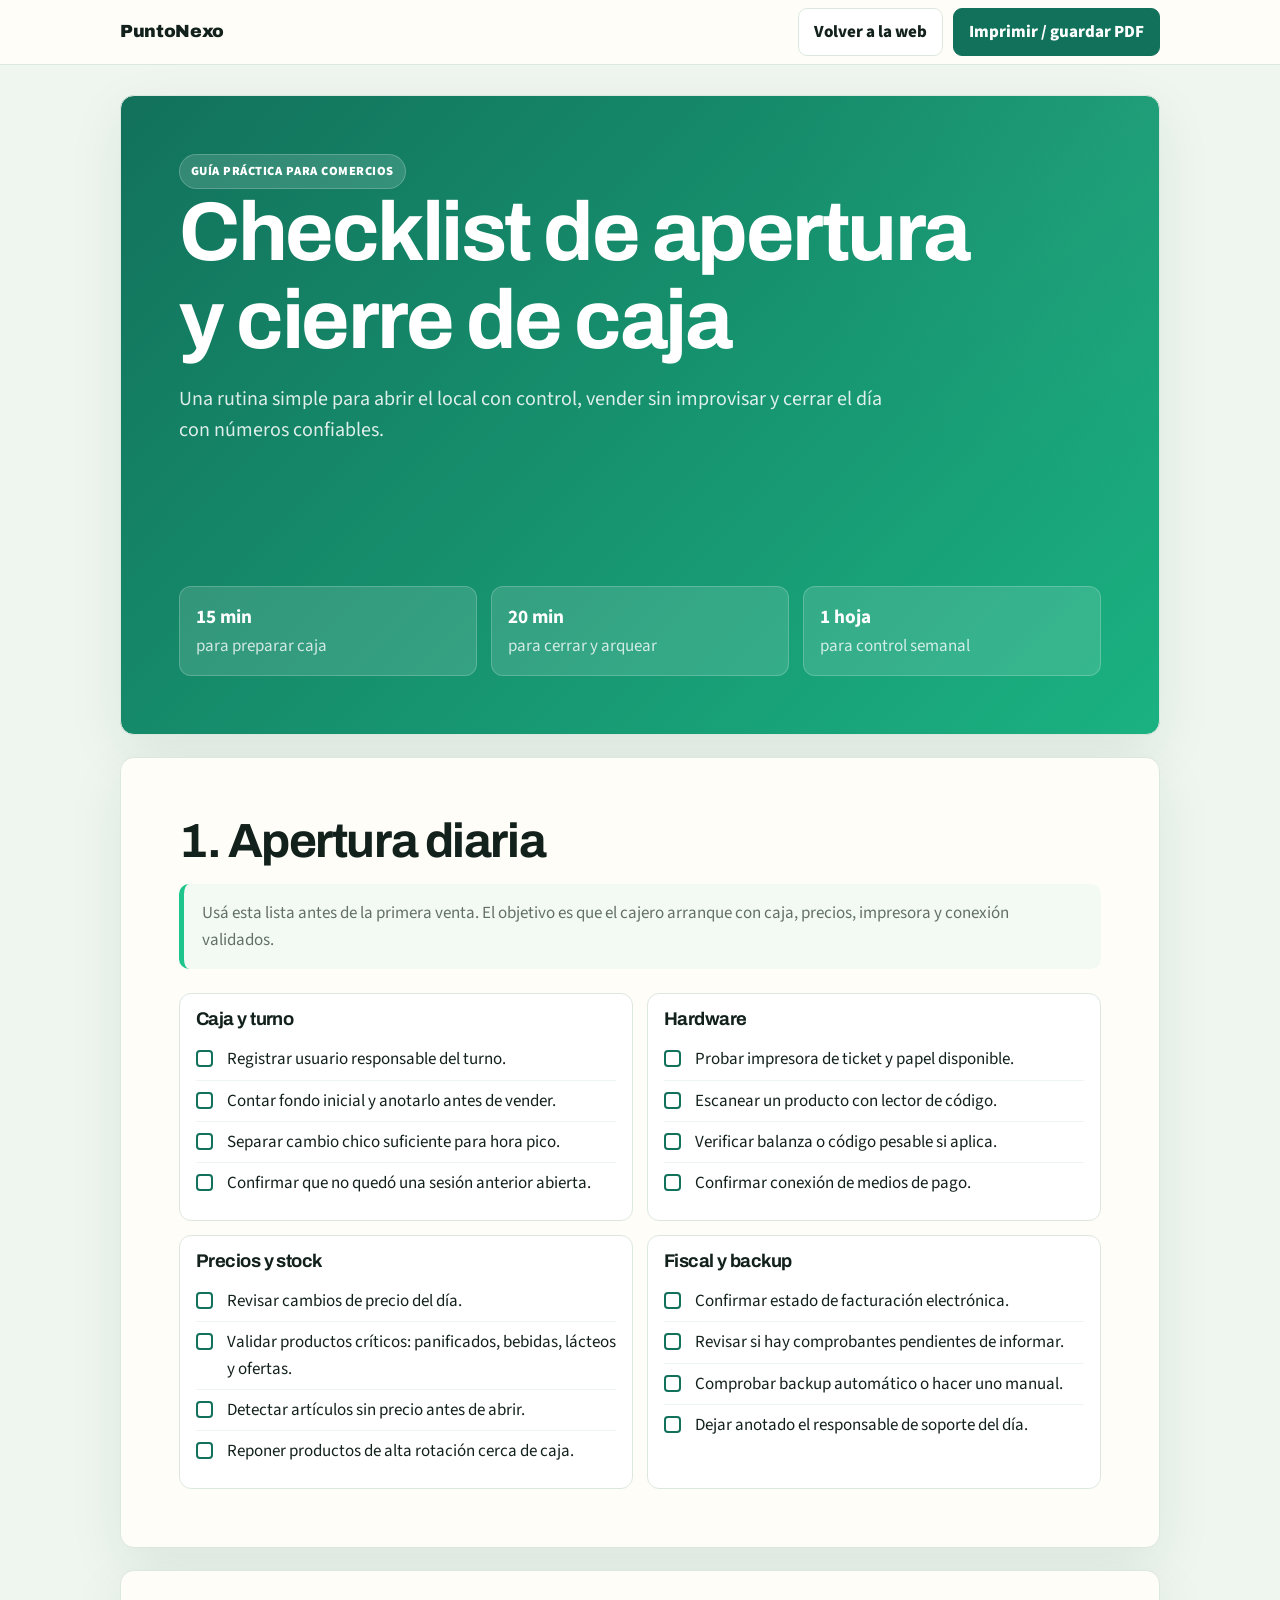
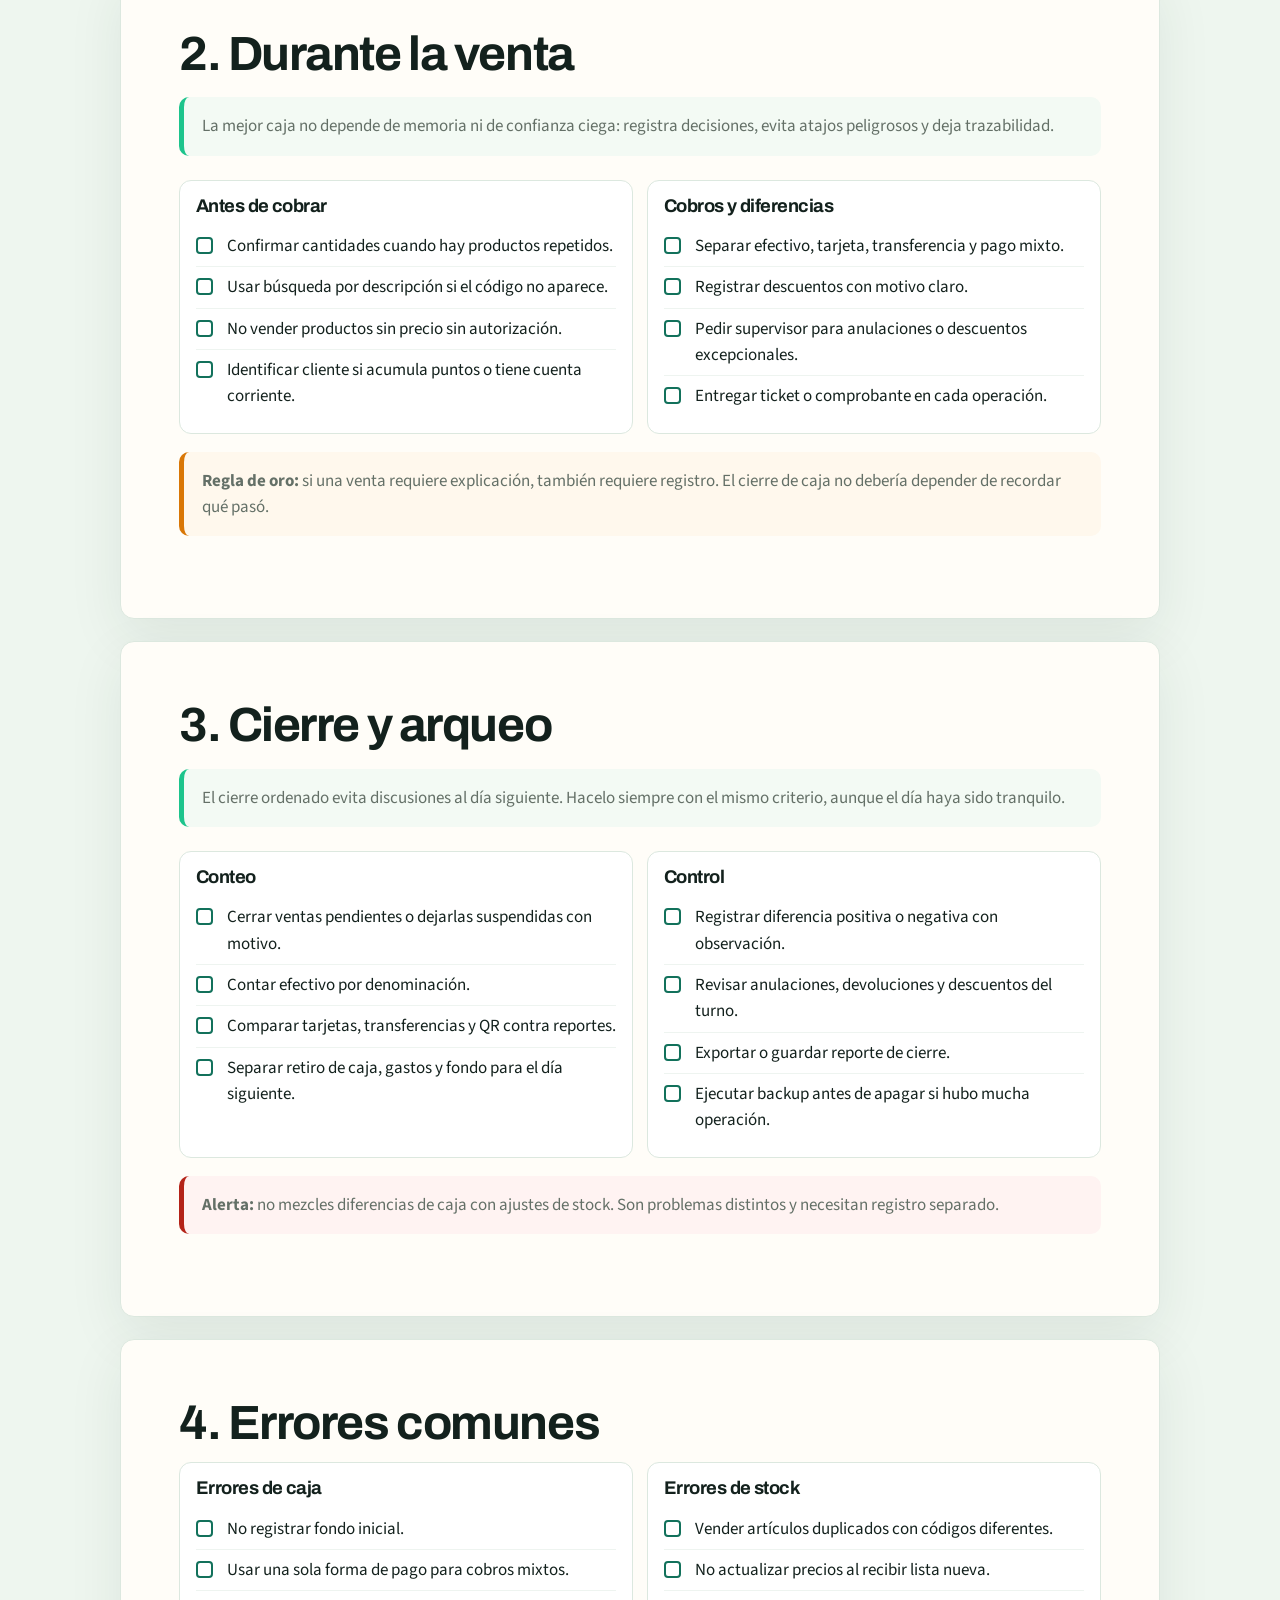
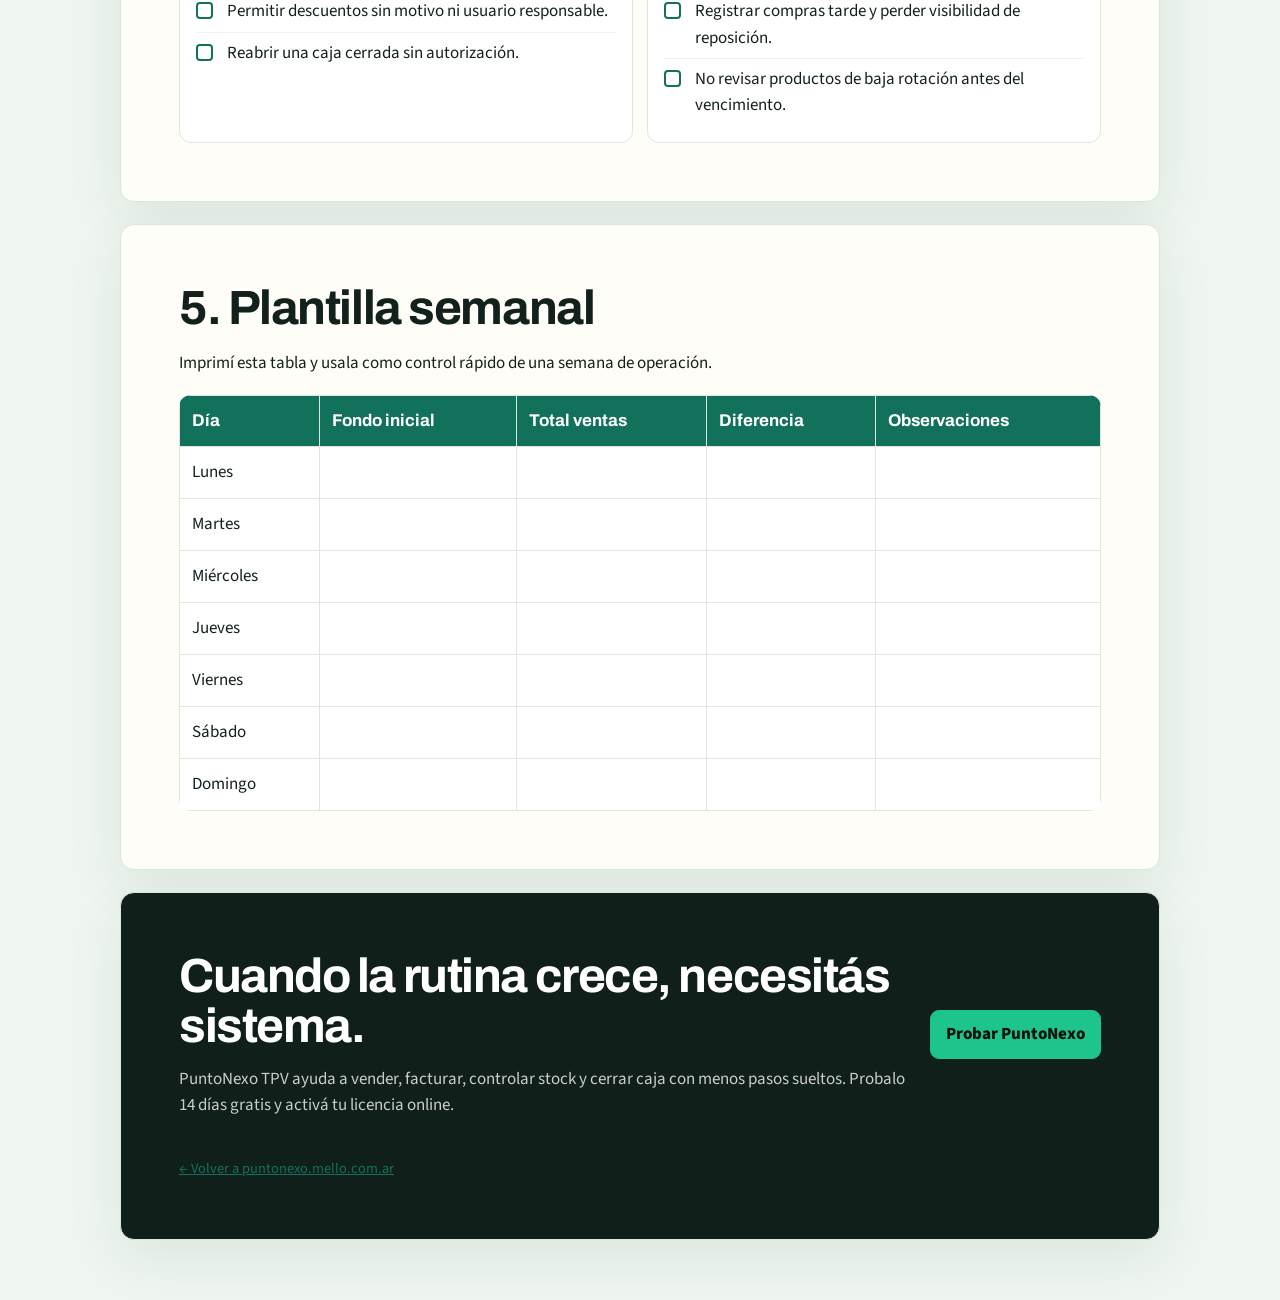
<file: checklist-apertura-cierre-caja.html>
<!DOCTYPE html>
<html lang="es">
<head>
  <meta charset="UTF-8">
  <meta name="viewport" content="width=device-width, initial-scale=1.0">
  <title>Checklist de apertura y cierre de caja | PuntoNexo</title>
  <meta name="description" content="Checklist práctico para abrir, operar y cerrar caja en supermercados, almacenes y autoservicios argentinos.">
  <link rel="canonical" href="https://puntonexo.mello.com.ar/checklist-apertura-cierre-caja.html">
  <meta property="og:title" content="Checklist de apertura y cierre de caja | PuntoNexo">
  <meta property="og:description" content="Checklist práctico para abrir, operar y cerrar caja en supermercados, almacenes y autoservicios argentinos.">
  <meta property="og:type" content="website">
  <meta property="og:url" content="https://puntonexo.mello.com.ar/checklist-apertura-cierre-caja.html">
  <meta property="og:image" content="https://puntonexo.mello.com.ar/assets/branding/cover.png">
  <meta name="twitter:card" content="summary_large_image">
  <meta name="twitter:title" content="Checklist de apertura y cierre de caja | PuntoNexo">
  <meta name="twitter:description" content="Checklist práctico para abrir, operar y cerrar caja en supermercados, almacenes y autoservicios argentinos.">
  <meta name="twitter:image" content="https://puntonexo.mello.com.ar/assets/branding/cover.png">
  <script type="application/ld+json">
  {
    "@context": "https://schema.org",
    "@type": "WebPage",
    "@id": "https://puntonexo.mello.com.ar/checklist-apertura-cierre-caja.html#webpage",
    "url": "https://puntonexo.mello.com.ar/checklist-apertura-cierre-caja.html",
    "name": "Checklist de apertura y cierre de caja | PuntoNexo",
    "description": "Checklist práctico para abrir, operar y cerrar caja en comercios argentinos.",
    "isPartOf": { "@id": "https://puntonexo.mello.com.ar/#org" },
    "publisher": { "@id": "https://puntonexo.mello.com.ar/#org" }
  }
  </script>
  <link rel="preconnect" href="https://fonts.googleapis.com">
  <link rel="preconnect" href="https://fonts.gstatic.com" crossorigin>
  <link href="https://fonts.googleapis.com/css2?family=Archivo:wght@700;800;900&family=Source+Sans+3:wght@400;500;600;700&display=swap" rel="stylesheet">
  <style>
    :root {
      --ink: #13211d;
      --muted: #647067;
      --line: #dce8df;
      --paper: #fffdf8;
      --wash: #f3faf4;
      --forest: #12715b;
      --mint: #1dc48c;
      --amber: #d97706;
      --danger: #b42318;
      --font-head: 'Archivo', system-ui, sans-serif;
      --font-body: 'Source Sans 3', system-ui, sans-serif;
    }

    * { box-sizing: border-box; }
    body {
      margin: 0;
      background: #eef6ef;
      color: var(--ink);
      font-family: var(--font-body);
      font-size: 17px;
      line-height: 1.55;
    }

    a { color: var(--forest); }
    .topbar {
      position: sticky;
      top: 0;
      z-index: 3;
      background: rgba(255,253,248,.94);
      border-bottom: 1px solid var(--line);
      -webkit-backdrop-filter: blur(14px);
      backdrop-filter: blur(14px);
    }

    .topbar-inner {
      width: min(100% - 32px, 1040px);
      margin: 0 auto;
      min-height: 64px;
      display: flex;
      align-items: center;
      justify-content: space-between;
      gap: 18px;
    }

    .brand {
      font-family: var(--font-head);
      font-weight: 900;
      letter-spacing: -.02em;
      text-decoration: none;
      color: var(--ink);
      font-size: 1.1rem;
    }

    .actions { display: flex; gap: 10px; flex-wrap: wrap; }
    .btn {
      display: inline-flex;
      align-items: center;
      justify-content: center;
      min-height: 42px;
      padding: 10px 15px;
      border-radius: 9px;
      border: 1px solid var(--line);
      background: #fff;
      color: var(--ink);
      font-weight: 800;
      text-decoration: none;
    }
    .btn.primary { background: var(--forest); border-color: var(--forest); color: #fff; }

    .wrap { width: min(100% - 32px, 1040px); margin: 30px auto 60px; }
    .sheet {
      background: var(--paper);
      border: 1px solid var(--line);
      border-radius: 14px;
      padding: clamp(26px, 5vw, 58px);
      margin-bottom: 22px;
      box-shadow: 0 18px 55px rgba(25,55,40,.08);
    }

    .cover {
      display: grid;
      min-height: 640px;
      align-content: space-between;
      background:
        linear-gradient(135deg, rgba(18,113,91,.92), rgba(29,196,140,.78)),
        radial-gradient(circle at top right, rgba(255,255,255,.2), transparent 34%),
        var(--forest);
      color: #fff;
      overflow: hidden;
    }

    .eyebrow {
      display: inline-flex;
      width: max-content;
      padding: 7px 11px;
      border-radius: 999px;
      background: rgba(255,255,255,.14);
      border: 1px solid rgba(255,255,255,.2);
      font-weight: 900;
      letter-spacing: .04em;
      text-transform: uppercase;
      font-size: .78rem;
    }

    h1, h2, h3 { font-family: var(--font-head); line-height: 1.05; letter-spacing: -.03em; margin: 0; }
    h1 { font-size: clamp(2.45rem, 7vw, 5.2rem); max-width: 820px; }
    h2 { font-size: clamp(1.8rem, 4vw, 3rem); margin-bottom: 14px; }
    h3 { font-size: 1.15rem; margin-bottom: 8px; }
    .lead { font-size: 1.25rem; max-width: 720px; color: rgba(255,255,255,.86); }
    .cover-meta { display: grid; grid-template-columns: repeat(3, 1fr); gap: 14px; }
    .cover-meta div { padding: 16px; border-radius: 12px; background: rgba(255,255,255,.13); border: 1px solid rgba(255,255,255,.2); }
    .cover-meta strong { display: block; font-size: 1.2rem; }
    .cover-meta span { color: rgba(255,255,255,.78); }

    .section-note {
      background: var(--wash);
      border-left: 5px solid var(--mint);
      padding: 16px 18px;
      border-radius: 10px;
      color: var(--muted);
      margin: 18px 0 24px;
    }

    .check-grid { display: grid; grid-template-columns: repeat(2, 1fr); gap: 14px; }
    .check-card {
      border: 1px solid var(--line);
      border-radius: 12px;
      background: #fff;
      padding: 16px;
      break-inside: avoid;
    }
    .check-card ul { margin: 10px 0 0; padding: 0; list-style: none; }
    .check-card li { display: grid; grid-template-columns: 22px 1fr; gap: 9px; padding: 7px 0; border-top: 1px solid #eef4f0; }
    .check-card li:first-child { border-top: 0; }
    .box { width: 17px; height: 17px; margin-top: 4px; border: 2px solid var(--forest); border-radius: 4px; }

    .template {
      width: 100%;
      border-collapse: collapse;
      margin-top: 18px;
      background: #fff;
      border-radius: 12px;
      overflow: hidden;
    }
    .template th, .template td { border: 1px solid var(--line); padding: 12px; text-align: left; vertical-align: top; }
    .template th { background: var(--forest); color: #fff; font-family: var(--font-head); }
    .template td.blank { height: 52px; }

    .warning { border-left-color: var(--amber); background: #fff8ed; }
    .risk { border-left-color: var(--danger); background: #fff3f2; }
    .cta {
      display: grid;
      grid-template-columns: 1fr auto;
      gap: 24px;
      align-items: center;
      background: #101f1a;
      color: #fff;
    }
    .cta p { color: rgba(255,255,255,.78); margin: 10px 0 0; }
    .cta .btn { background: var(--mint); border-color: var(--mint); color: #07120f; }

    @media (max-width: 760px) {
      .topbar-inner, .cta, .cover-meta, .check-grid { grid-template-columns: 1fr; }
      .topbar-inner { align-items: flex-start; padding: 12px 0; }
      .actions { width: 100%; }
      .btn { width: 100%; }
    }

    @media print {
      @page { size: A4; margin: 12mm; }
      body { background: #fff; font-size: 12pt; }
      .topbar { display: none; }
      .wrap { width: 100%; margin: 0; }
      .sheet { box-shadow: none; border-radius: 0; border: 0; min-height: calc(297mm - 24mm); page-break-after: always; padding: 0; }
      .cover { -webkit-print-color-adjust: exact; print-color-adjust: exact; padding: 18mm; }
      .check-grid { gap: 9px; }
      .check-card { padding: 12px; }
      .cta { page-break-after: auto; }
      a { color: inherit; text-decoration: none; }
    }
  </style>
</head>
<body>
  <nav class="topbar">
    <div class="topbar-inner">
      <a class="brand" href="/">PuntoNexo</a>
      <div class="actions">
        <a class="btn" href="/">Volver a la web</a>
        <a class="btn primary" href="#" onclick="window.print(); return false;">Imprimir / guardar PDF</a>
      </div>
    </div>
  </nav>

  <main class="wrap">
    <section class="sheet cover">
      <div>
        <span class="eyebrow">Guía práctica para comercios</span>
        <h1>Checklist de apertura y cierre de caja</h1>
        <p class="lead">Una rutina simple para abrir el local con control, vender sin improvisar y cerrar el día con números confiables.</p>
      </div>
      <div class="cover-meta">
        <div><strong>15 min</strong><span>para preparar caja</span></div>
        <div><strong>20 min</strong><span>para cerrar y arquear</span></div>
        <div><strong>1 hoja</strong><span>para control semanal</span></div>
      </div>
    </section>

    <section class="sheet">
      <h2>1. Apertura diaria</h2>
      <p class="section-note">Usá esta lista antes de la primera venta. El objetivo es que el cajero arranque con caja, precios, impresora y conexión validados.</p>
      <div class="check-grid">
        <article class="check-card">
          <h3>Caja y turno</h3>
          <ul>
            <li><span class="box"></span><span>Registrar usuario responsable del turno.</span></li>
            <li><span class="box"></span><span>Contar fondo inicial y anotarlo antes de vender.</span></li>
            <li><span class="box"></span><span>Separar cambio chico suficiente para hora pico.</span></li>
            <li><span class="box"></span><span>Confirmar que no quedó una sesión anterior abierta.</span></li>
          </ul>
        </article>
        <article class="check-card">
          <h3>Hardware</h3>
          <ul>
            <li><span class="box"></span><span>Probar impresora de ticket y papel disponible.</span></li>
            <li><span class="box"></span><span>Escanear un producto con lector de código.</span></li>
            <li><span class="box"></span><span>Verificar balanza o código pesable si aplica.</span></li>
            <li><span class="box"></span><span>Confirmar conexión de medios de pago.</span></li>
          </ul>
        </article>
        <article class="check-card">
          <h3>Precios y stock</h3>
          <ul>
            <li><span class="box"></span><span>Revisar cambios de precio del día.</span></li>
            <li><span class="box"></span><span>Validar productos críticos: panificados, bebidas, lácteos y ofertas.</span></li>
            <li><span class="box"></span><span>Detectar artículos sin precio antes de abrir.</span></li>
            <li><span class="box"></span><span>Reponer productos de alta rotación cerca de caja.</span></li>
          </ul>
        </article>
        <article class="check-card">
          <h3>Fiscal y backup</h3>
          <ul>
            <li><span class="box"></span><span>Confirmar estado de facturación electrónica.</span></li>
            <li><span class="box"></span><span>Revisar si hay comprobantes pendientes de informar.</span></li>
            <li><span class="box"></span><span>Comprobar backup automático o hacer uno manual.</span></li>
            <li><span class="box"></span><span>Dejar anotado el responsable de soporte del día.</span></li>
          </ul>
        </article>
      </div>
    </section>

    <section class="sheet">
      <h2>2. Durante la venta</h2>
      <p class="section-note">La mejor caja no depende de memoria ni de confianza ciega: registra decisiones, evita atajos peligrosos y deja trazabilidad.</p>
      <div class="check-grid">
        <article class="check-card">
          <h3>Antes de cobrar</h3>
          <ul>
            <li><span class="box"></span><span>Confirmar cantidades cuando hay productos repetidos.</span></li>
            <li><span class="box"></span><span>Usar búsqueda por descripción si el código no aparece.</span></li>
            <li><span class="box"></span><span>No vender productos sin precio sin autorización.</span></li>
            <li><span class="box"></span><span>Identificar cliente si acumula puntos o tiene cuenta corriente.</span></li>
          </ul>
        </article>
        <article class="check-card">
          <h3>Cobros y diferencias</h3>
          <ul>
            <li><span class="box"></span><span>Separar efectivo, tarjeta, transferencia y pago mixto.</span></li>
            <li><span class="box"></span><span>Registrar descuentos con motivo claro.</span></li>
            <li><span class="box"></span><span>Pedir supervisor para anulaciones o descuentos excepcionales.</span></li>
            <li><span class="box"></span><span>Entregar ticket o comprobante en cada operación.</span></li>
          </ul>
        </article>
      </div>
      <p class="section-note warning"><strong>Regla de oro:</strong> si una venta requiere explicación, también requiere registro. El cierre de caja no debería depender de recordar qué pasó.</p>
    </section>

    <section class="sheet">
      <h2>3. Cierre y arqueo</h2>
      <p class="section-note">El cierre ordenado evita discusiones al día siguiente. Hacelo siempre con el mismo criterio, aunque el día haya sido tranquilo.</p>
      <div class="check-grid">
        <article class="check-card">
          <h3>Conteo</h3>
          <ul>
            <li><span class="box"></span><span>Cerrar ventas pendientes o dejarlas suspendidas con motivo.</span></li>
            <li><span class="box"></span><span>Contar efectivo por denominación.</span></li>
            <li><span class="box"></span><span>Comparar tarjetas, transferencias y QR contra reportes.</span></li>
            <li><span class="box"></span><span>Separar retiro de caja, gastos y fondo para el día siguiente.</span></li>
          </ul>
        </article>
        <article class="check-card">
          <h3>Control</h3>
          <ul>
            <li><span class="box"></span><span>Registrar diferencia positiva o negativa con observación.</span></li>
            <li><span class="box"></span><span>Revisar anulaciones, devoluciones y descuentos del turno.</span></li>
            <li><span class="box"></span><span>Exportar o guardar reporte de cierre.</span></li>
            <li><span class="box"></span><span>Ejecutar backup antes de apagar si hubo mucha operación.</span></li>
          </ul>
        </article>
      </div>
      <p class="section-note risk"><strong>Alerta:</strong> no mezcles diferencias de caja con ajustes de stock. Son problemas distintos y necesitan registro separado.</p>
    </section>

    <section class="sheet">
      <h2>4. Errores comunes</h2>
      <div class="check-grid">
        <article class="check-card">
          <h3>Errores de caja</h3>
          <ul>
            <li><span class="box"></span><span>No registrar fondo inicial.</span></li>
            <li><span class="box"></span><span>Usar una sola forma de pago para cobros mixtos.</span></li>
            <li><span class="box"></span><span>Permitir descuentos sin motivo ni usuario responsable.</span></li>
            <li><span class="box"></span><span>Reabrir una caja cerrada sin autorización.</span></li>
          </ul>
        </article>
        <article class="check-card">
          <h3>Errores de stock</h3>
          <ul>
            <li><span class="box"></span><span>Vender artículos duplicados con códigos diferentes.</span></li>
            <li><span class="box"></span><span>No actualizar precios al recibir lista nueva.</span></li>
            <li><span class="box"></span><span>Registrar compras tarde y perder visibilidad de reposición.</span></li>
            <li><span class="box"></span><span>No revisar productos de baja rotación antes del vencimiento.</span></li>
          </ul>
        </article>
      </div>
    </section>

    <section class="sheet">
      <h2>5. Plantilla semanal</h2>
      <p>Imprimí esta tabla y usala como control rápido de una semana de operación.</p>
      <table class="template">
        <thead><tr><th>Día</th><th>Fondo inicial</th><th>Total ventas</th><th>Diferencia</th><th>Observaciones</th></tr></thead>
        <tbody>
          <tr><td>Lunes</td><td class="blank"></td><td></td><td></td><td></td></tr>
          <tr><td>Martes</td><td class="blank"></td><td></td><td></td><td></td></tr>
          <tr><td>Miércoles</td><td class="blank"></td><td></td><td></td><td></td></tr>
          <tr><td>Jueves</td><td class="blank"></td><td></td><td></td><td></td></tr>
          <tr><td>Viernes</td><td class="blank"></td><td></td><td></td><td></td></tr>
          <tr><td>Sábado</td><td class="blank"></td><td></td><td></td><td></td></tr>
          <tr><td>Domingo</td><td class="blank"></td><td></td><td></td><td></td></tr>
        </tbody>
      </table>
    </section>

    <section class="sheet cta">
      <div>
        <h2>Cuando la rutina crece, necesitás sistema.</h2>
        <p>PuntoNexo TPV ayuda a vender, facturar, controlar stock y cerrar caja con menos pasos sueltos. Probalo 14 días gratis y activá tu licencia online.</p>
      </div>
      <a class="btn" href="https://licencias.mello.com.ar/?from=landing">Probar PuntoNexo</a>
      <p style="margin-top:1rem;font-size:.9rem;"><a href="index.html">← Volver a puntonexo.mello.com.ar</a></p>
    </section>
  </main>
</body>
</html>
</file>
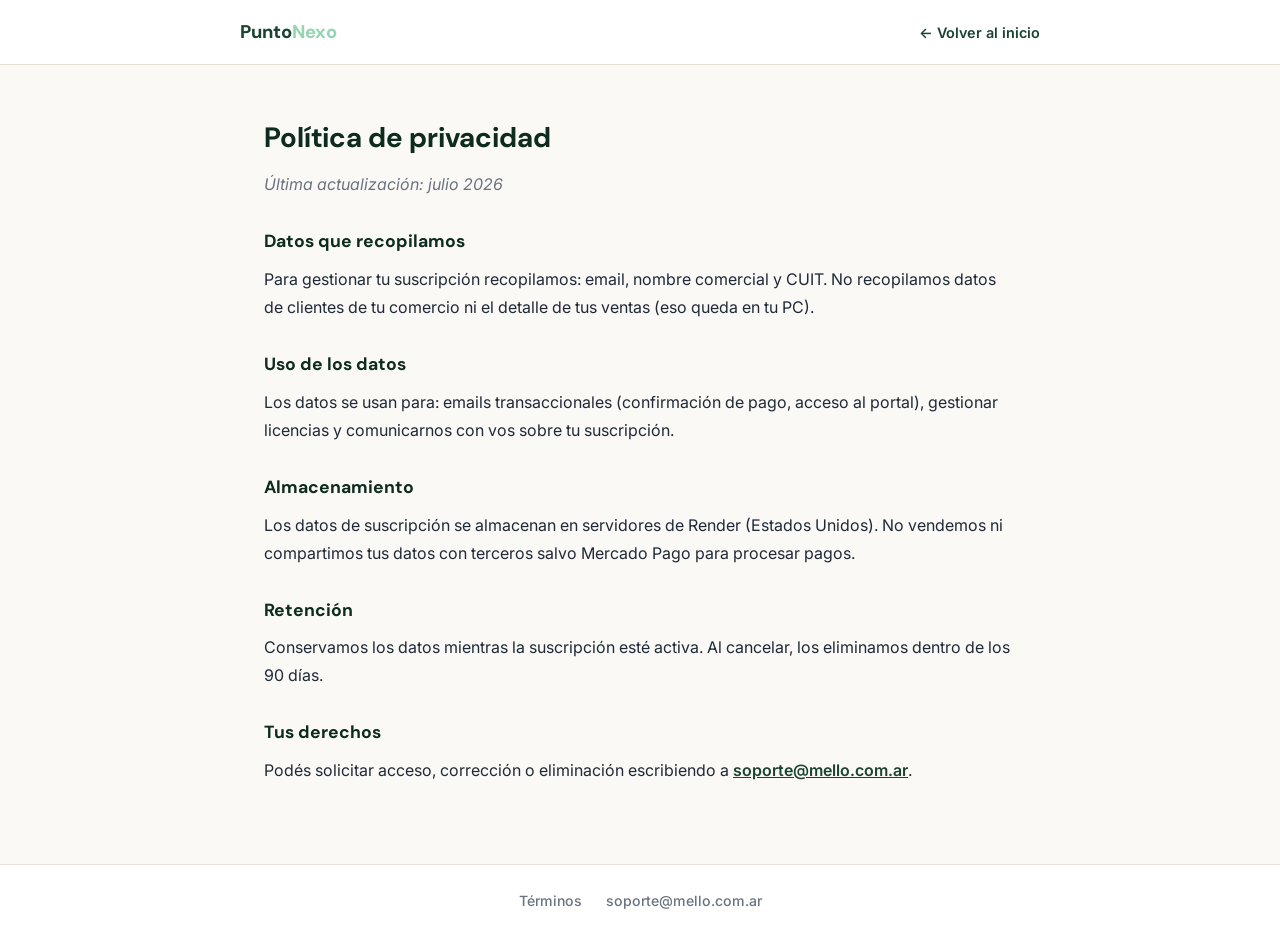
<file: privacidad.html>
<!DOCTYPE html>
<html lang="es-AR">
<head>
  <meta charset="UTF-8">
  <meta name="viewport" content="width=device-width, initial-scale=1.0">
  <title>Política de privacidad — PuntoNexo</title>
  <meta name="description" content="Política de privacidad de PuntoNexo: datos de suscripción, uso, almacenamiento, retención y derechos.">
  <meta name="robots" content="index,follow">
  <link rel="canonical" href="https://puntonexo.mello.com.ar/privacidad.html">
  <meta property="og:title" content="Política de privacidad — PuntoNexo">
  <meta property="og:description" content="Política de privacidad de PuntoNexo: datos de suscripción, uso, almacenamiento y derechos.">
  <meta property="og:type" content="website">
  <meta property="og:url" content="https://puntonexo.mello.com.ar/privacidad.html">
  <meta property="og:image" content="https://puntonexo.mello.com.ar/assets/branding/cover.png">
  <meta name="twitter:card" content="summary_large_image">
  <meta name="twitter:title" content="Política de privacidad — PuntoNexo">
  <meta name="twitter:description" content="Política de privacidad de PuntoNexo: datos de suscripción, uso, almacenamiento y derechos.">
  <meta name="twitter:image" content="https://puntonexo.mello.com.ar/assets/branding/cover.png">
  <script type="application/ld+json">
  {
    "@context": "https://schema.org",
    "@type": "WebPage",
    "@id": "https://puntonexo.mello.com.ar/privacidad.html#webpage",
    "url": "https://puntonexo.mello.com.ar/privacidad.html",
    "name": "Política de privacidad — PuntoNexo",
    "description": "Política de privacidad de PuntoNexo.",
    "isPartOf": { "@id": "https://puntonexo.mello.com.ar/#org" },
    "publisher": { "@id": "https://puntonexo.mello.com.ar/#org" }
  }
  </script>
  <link rel="icon" type="image/svg+xml" href="/favicon.svg">
  <link rel="preconnect" href="https://fonts.googleapis.com">
  <link rel="preconnect" href="https://fonts.gstatic.com" crossorigin>
  <link href="https://fonts.googleapis.com/css2?family=DM+Sans:opsz,wght@9..40,400;9..40,600;9..40,700;9..40,800&family=Inter:wght@400;500;600&display=swap" rel="stylesheet">
  <link rel="stylesheet" href="styles/legal.css">
</head>
<body>
  <header class="legal-header">
    <div class="legal-header-inner">
      <a href="/" class="legal-logo">Punto<span>Nexo</span></a>
      <a href="/" class="legal-back">← Volver al inicio</a>
    </div>
  </header>
  <main class="legal-main">
    <h1>Política de privacidad</h1>
    <p class="legal-updated"><em>Última actualización: julio 2026</em></p>

    <h2>Datos que recopilamos</h2>
    <p>Para gestionar tu suscripción recopilamos: email, nombre comercial y CUIT. No recopilamos datos de clientes de tu comercio ni el detalle de tus ventas (eso queda en tu PC).</p>

    <h2>Uso de los datos</h2>
    <p>Los datos se usan para: emails transaccionales (confirmación de pago, acceso al portal), gestionar licencias y comunicarnos con vos sobre tu suscripción.</p>

    <h2>Almacenamiento</h2>
    <p>Los datos de suscripción se almacenan en servidores de Render (Estados Unidos). No vendemos ni compartimos tus datos con terceros salvo Mercado Pago para procesar pagos.</p>

    <h2>Retención</h2>
    <p>Conservamos los datos mientras la suscripción esté activa. Al cancelar, los eliminamos dentro de los 90 días.</p>

    <h2>Tus derechos</h2>
    <p>Podés solicitar acceso, corrección o eliminación escribiendo a <a href="mailto:soporte@mello.com.ar">soporte@mello.com.ar</a>.</p>
  </main>
  <footer class="legal-footer">
    <a href="terminos.html">Términos</a>
    <a href="mailto:soporte@mello.com.ar">soporte@mello.com.ar</a>
  </footer>
</body>
</html>
</file>
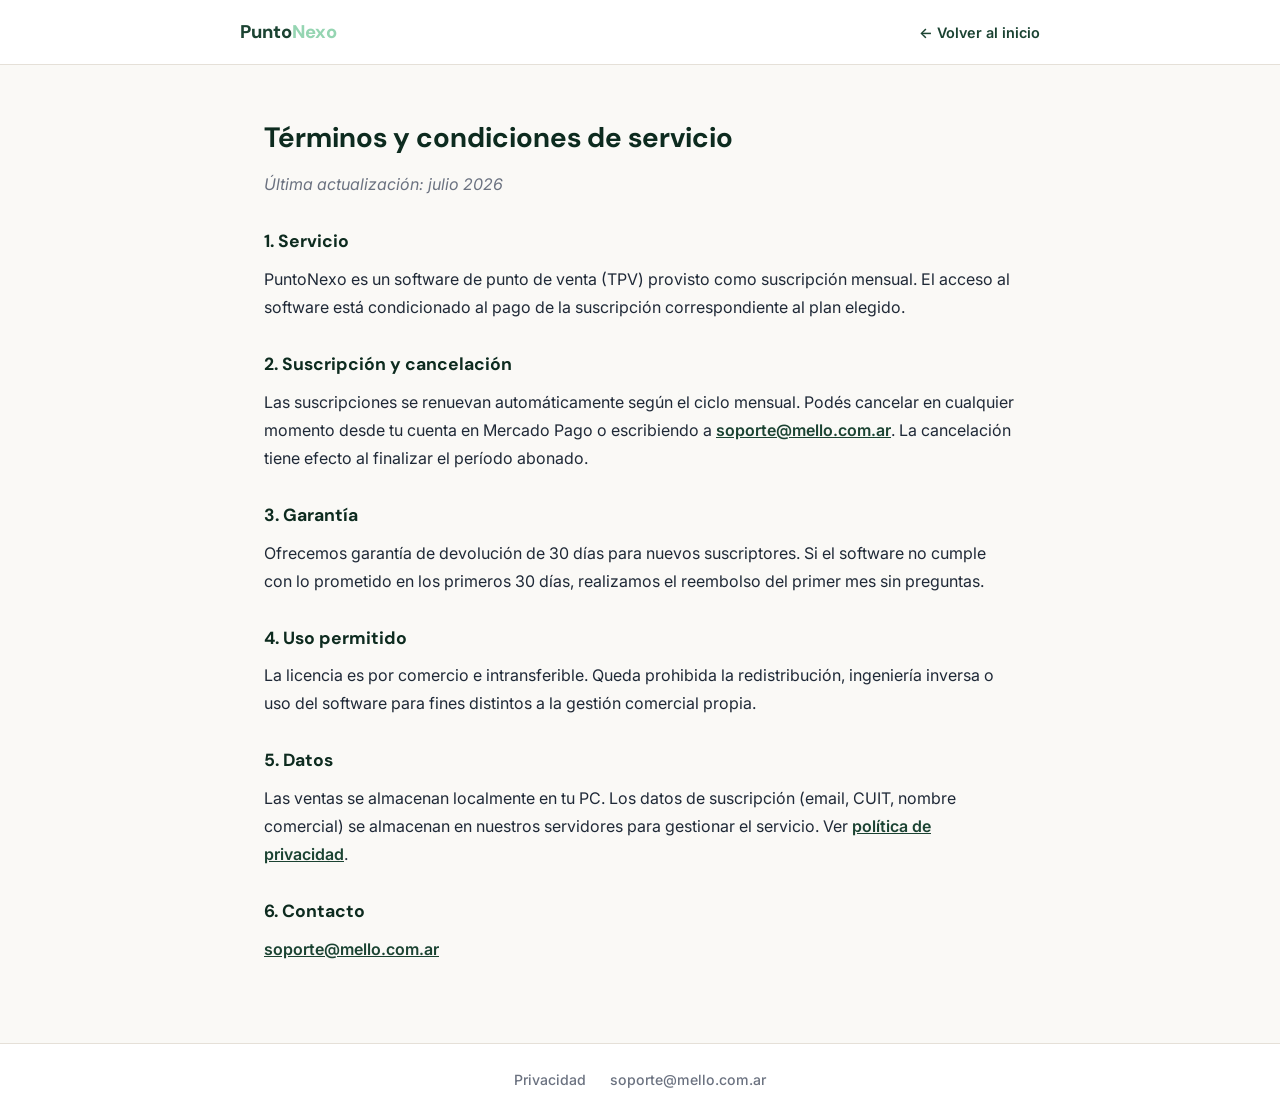
<file: terminos.html>
<!DOCTYPE html>
<html lang="es-AR">
<head>
  <meta charset="UTF-8">
  <meta name="viewport" content="width=device-width, initial-scale=1.0">
  <title>Términos y condiciones — PuntoNexo</title>
  <meta name="description" content="Términos y condiciones de servicio de PuntoNexo, software de punto de venta para comercios argentinos.">
  <meta name="robots" content="index,follow">
  <link rel="canonical" href="https://puntonexo.mello.com.ar/terminos.html">
  <meta property="og:title" content="Términos y condiciones — PuntoNexo">
  <meta property="og:description" content="Términos y condiciones de servicio de PuntoNexo.">
  <meta property="og:type" content="website">
  <meta property="og:url" content="https://puntonexo.mello.com.ar/terminos.html">
  <meta property="og:image" content="https://puntonexo.mello.com.ar/assets/branding/cover.png">
  <meta name="twitter:card" content="summary_large_image">
  <meta name="twitter:title" content="Términos y condiciones — PuntoNexo">
  <meta name="twitter:description" content="Términos y condiciones de servicio de PuntoNexo.">
  <meta name="twitter:image" content="https://puntonexo.mello.com.ar/assets/branding/cover.png">
  <script type="application/ld+json">
  {
    "@context": "https://schema.org",
    "@type": "WebPage",
    "@id": "https://puntonexo.mello.com.ar/terminos.html#webpage",
    "url": "https://puntonexo.mello.com.ar/terminos.html",
    "name": "Términos y condiciones — PuntoNexo",
    "description": "Términos y condiciones de servicio de PuntoNexo.",
    "isPartOf": { "@id": "https://puntonexo.mello.com.ar/#org" },
    "publisher": { "@id": "https://puntonexo.mello.com.ar/#org" }
  }
  </script>
  <link rel="icon" type="image/svg+xml" href="/favicon.svg">
  <link rel="preconnect" href="https://fonts.googleapis.com">
  <link rel="preconnect" href="https://fonts.gstatic.com" crossorigin>
  <link href="https://fonts.googleapis.com/css2?family=DM+Sans:opsz,wght@9..40,400;9..40,600;9..40,700;9..40,800&family=Inter:wght@400;500;600&display=swap" rel="stylesheet">
  <link rel="stylesheet" href="styles/legal.css">
</head>
<body>
  <header class="legal-header">
    <div class="legal-header-inner">
      <a href="/" class="legal-logo">Punto<span>Nexo</span></a>
      <a href="/" class="legal-back">← Volver al inicio</a>
    </div>
  </header>
  <main class="legal-main">
    <h1>Términos y condiciones de servicio</h1>
    <p class="legal-updated"><em>Última actualización: julio 2026</em></p>

    <h2>1. Servicio</h2>
    <p>PuntoNexo es un software de punto de venta (TPV) provisto como suscripción mensual. El acceso al software está condicionado al pago de la suscripción correspondiente al plan elegido.</p>

    <h2>2. Suscripción y cancelación</h2>
    <p>Las suscripciones se renuevan automáticamente según el ciclo mensual. Podés cancelar en cualquier momento desde tu cuenta en Mercado Pago o escribiendo a <a href="mailto:soporte@mello.com.ar">soporte@mello.com.ar</a>. La cancelación tiene efecto al finalizar el período abonado.</p>

    <h2>3. Garantía</h2>
    <p>Ofrecemos garantía de devolución de 30 días para nuevos suscriptores. Si el software no cumple con lo prometido en los primeros 30 días, realizamos el reembolso del primer mes sin preguntas.</p>

    <h2>4. Uso permitido</h2>
    <p>La licencia es por comercio e intransferible. Queda prohibida la redistribución, ingeniería inversa o uso del software para fines distintos a la gestión comercial propia.</p>

    <h2>5. Datos</h2>
    <p>Las ventas se almacenan localmente en tu PC. Los datos de suscripción (email, CUIT, nombre comercial) se almacenan en nuestros servidores para gestionar el servicio. Ver <a href="privacidad.html">política de privacidad</a>.</p>

    <h2>6. Contacto</h2>
    <p><a href="mailto:soporte@mello.com.ar">soporte@mello.com.ar</a></p>
  </main>
  <footer class="legal-footer">
    <a href="privacidad.html">Privacidad</a>
    <a href="mailto:soporte@mello.com.ar">soporte@mello.com.ar</a>
  </footer>
</body>
</html>
</file>
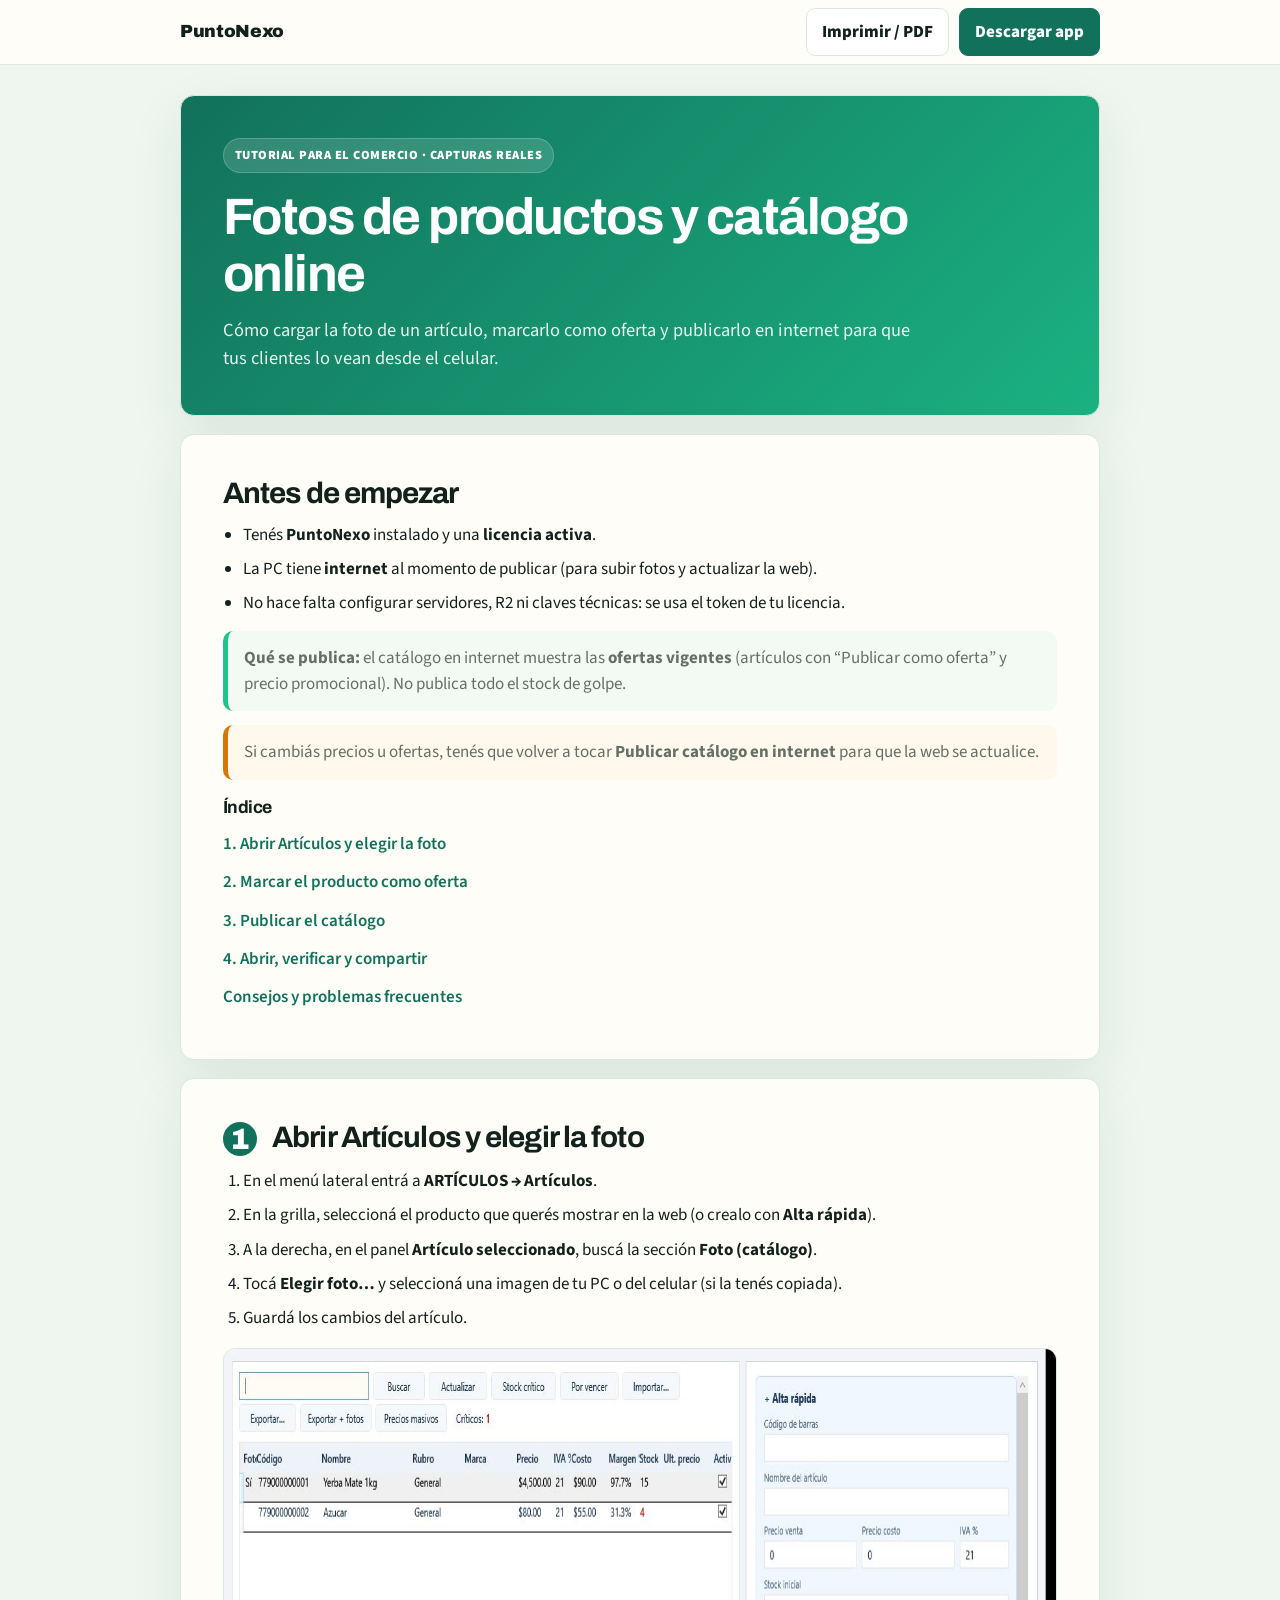
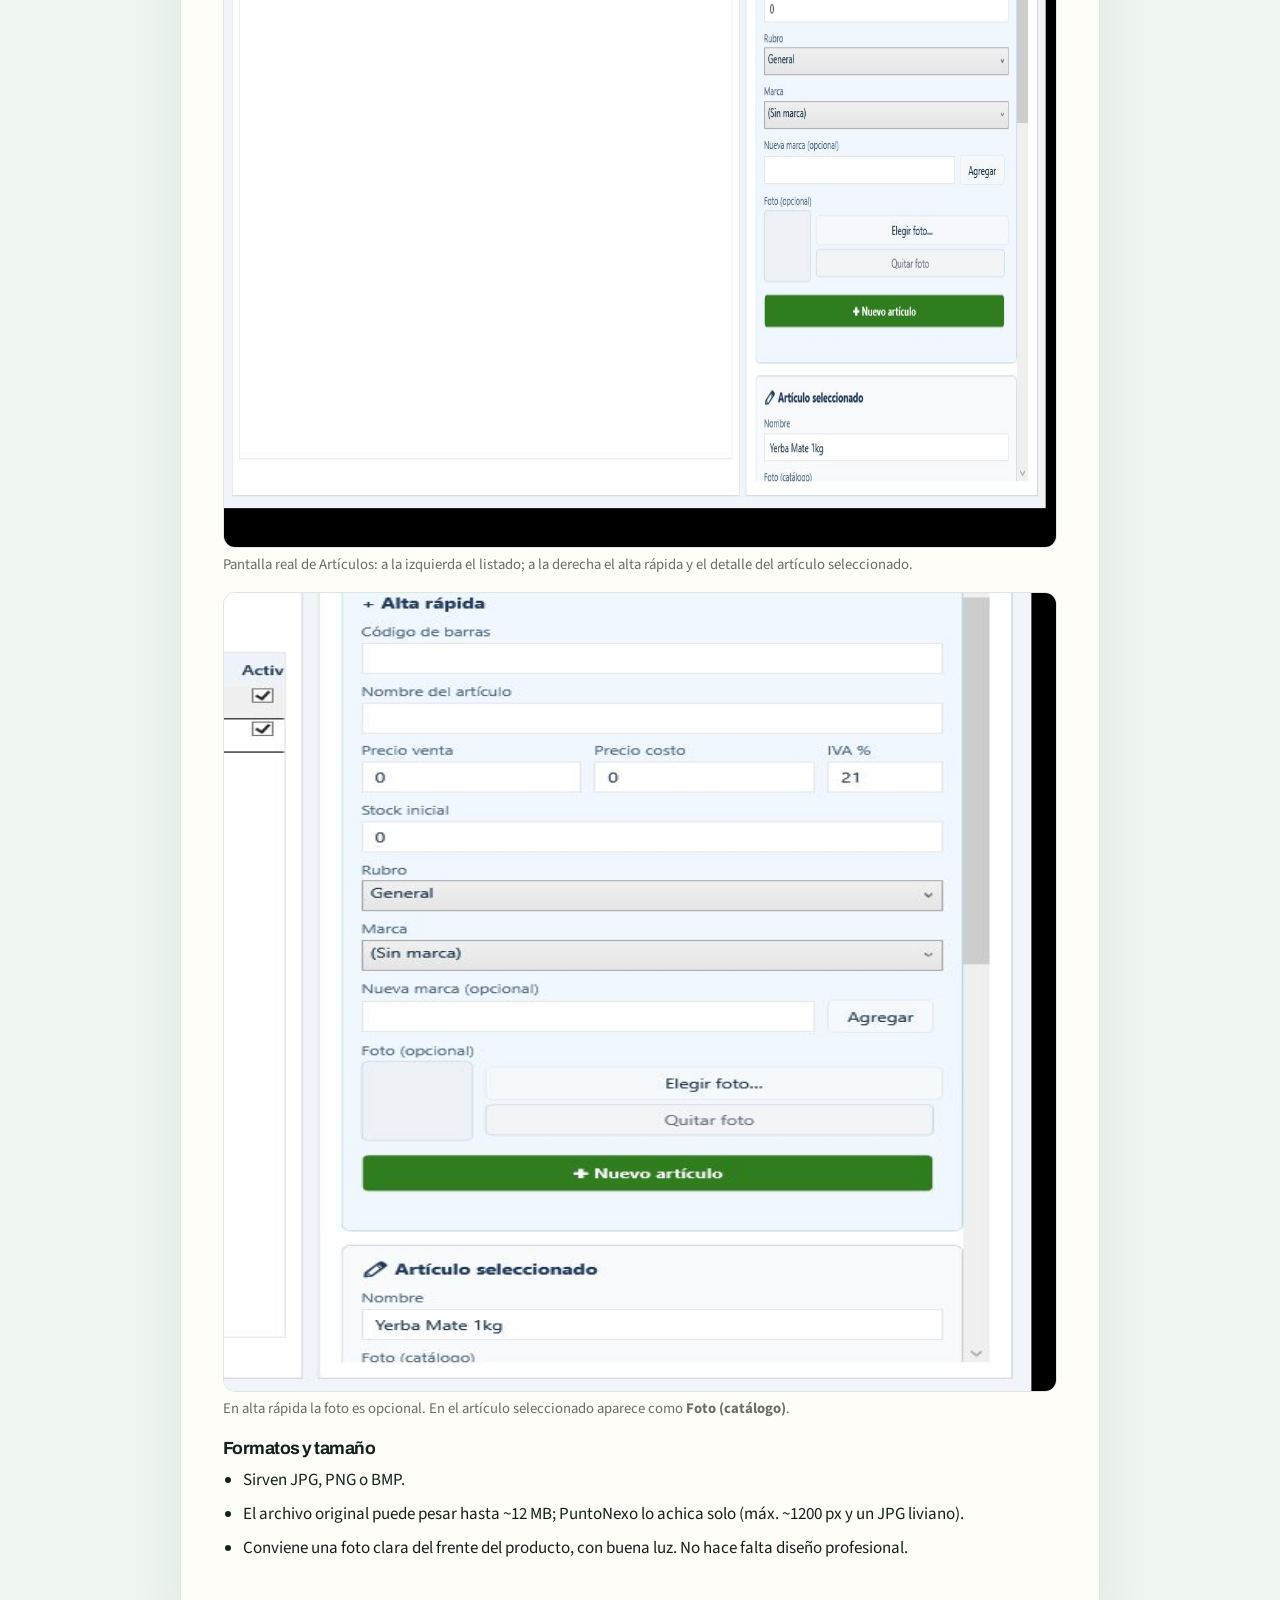
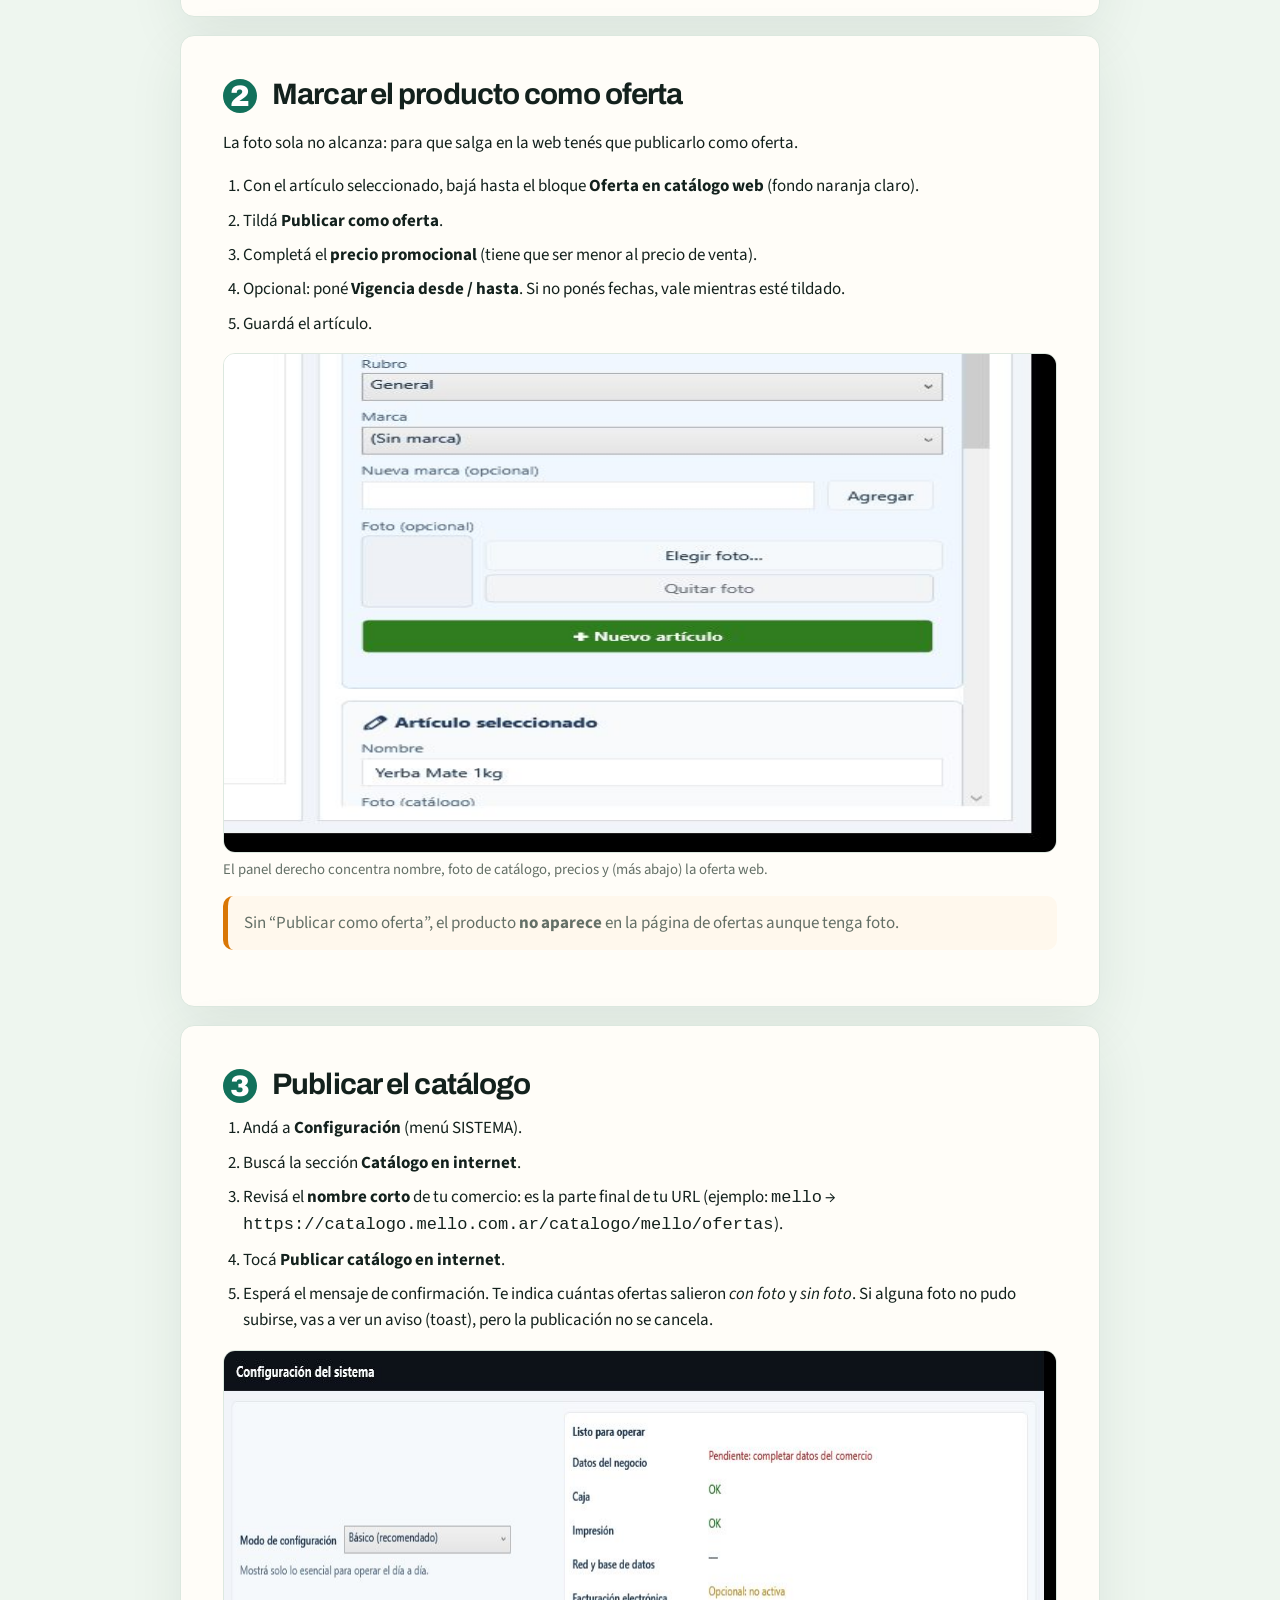
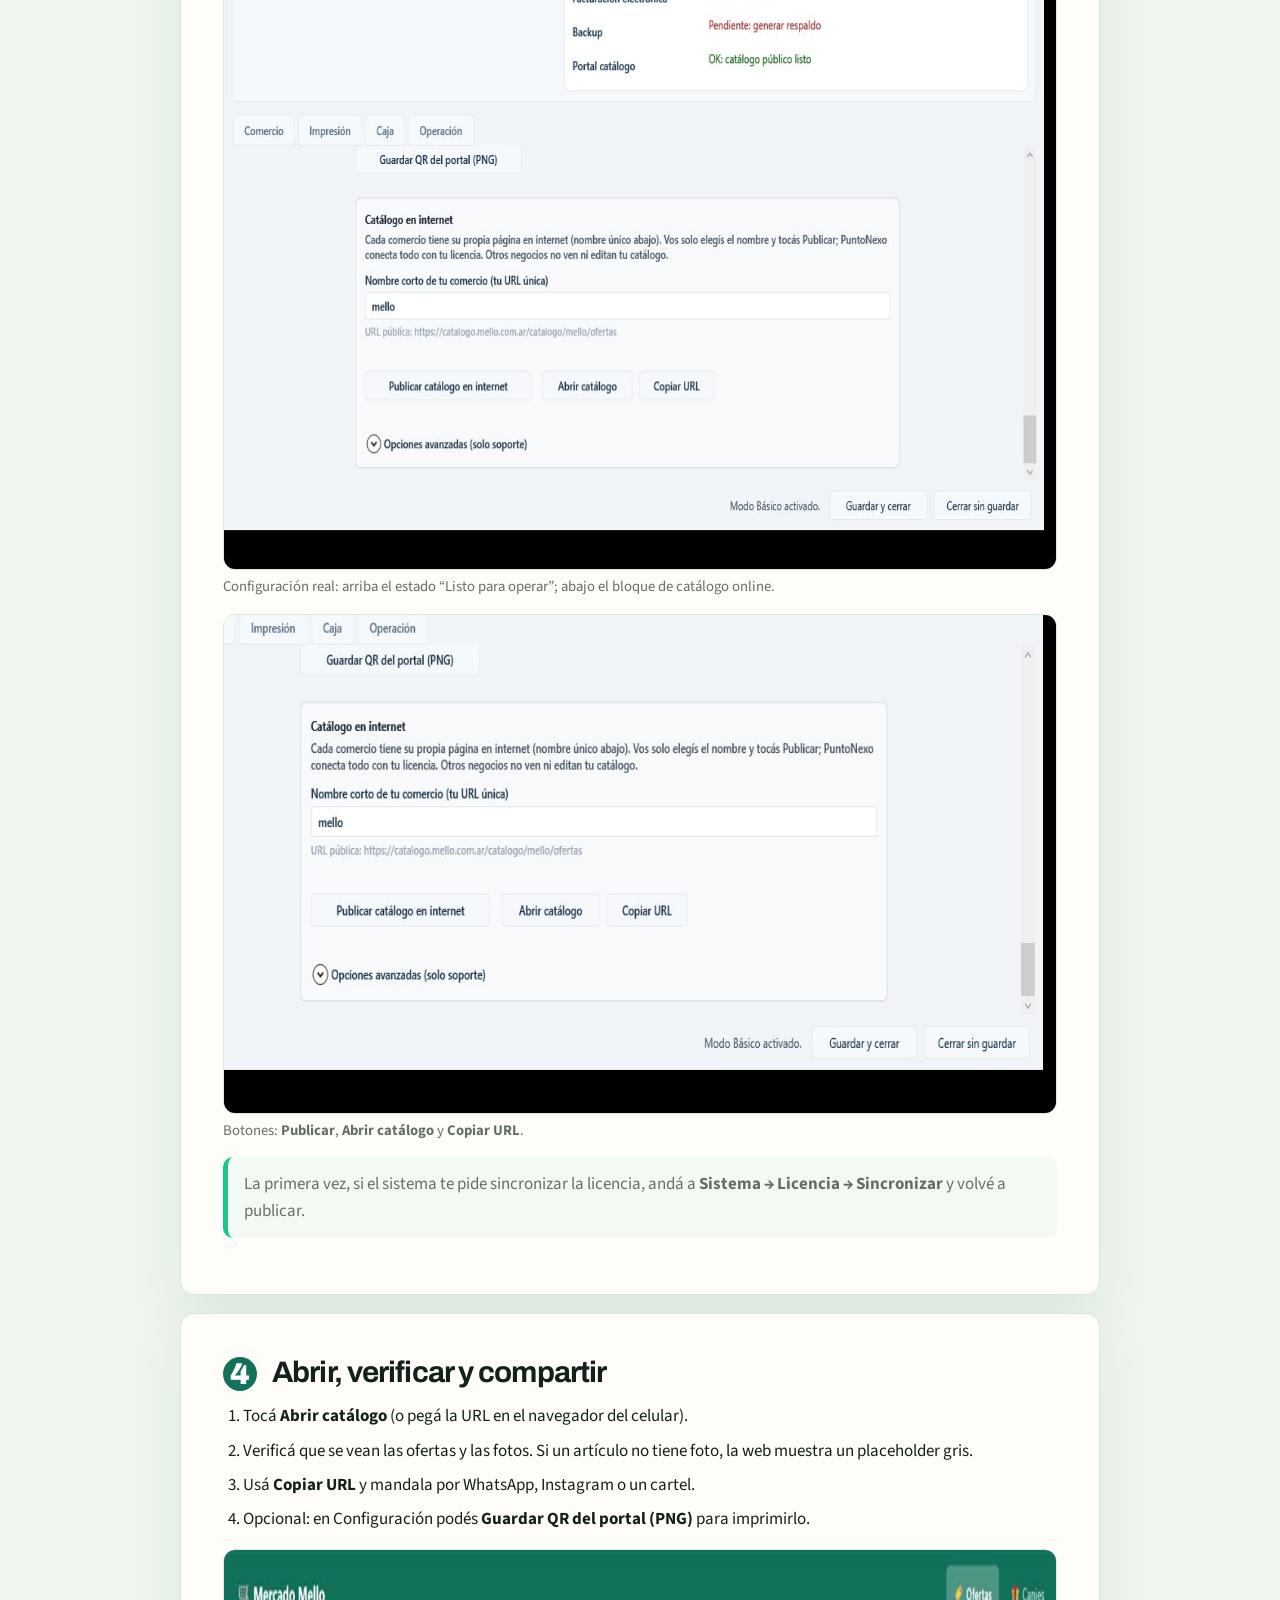
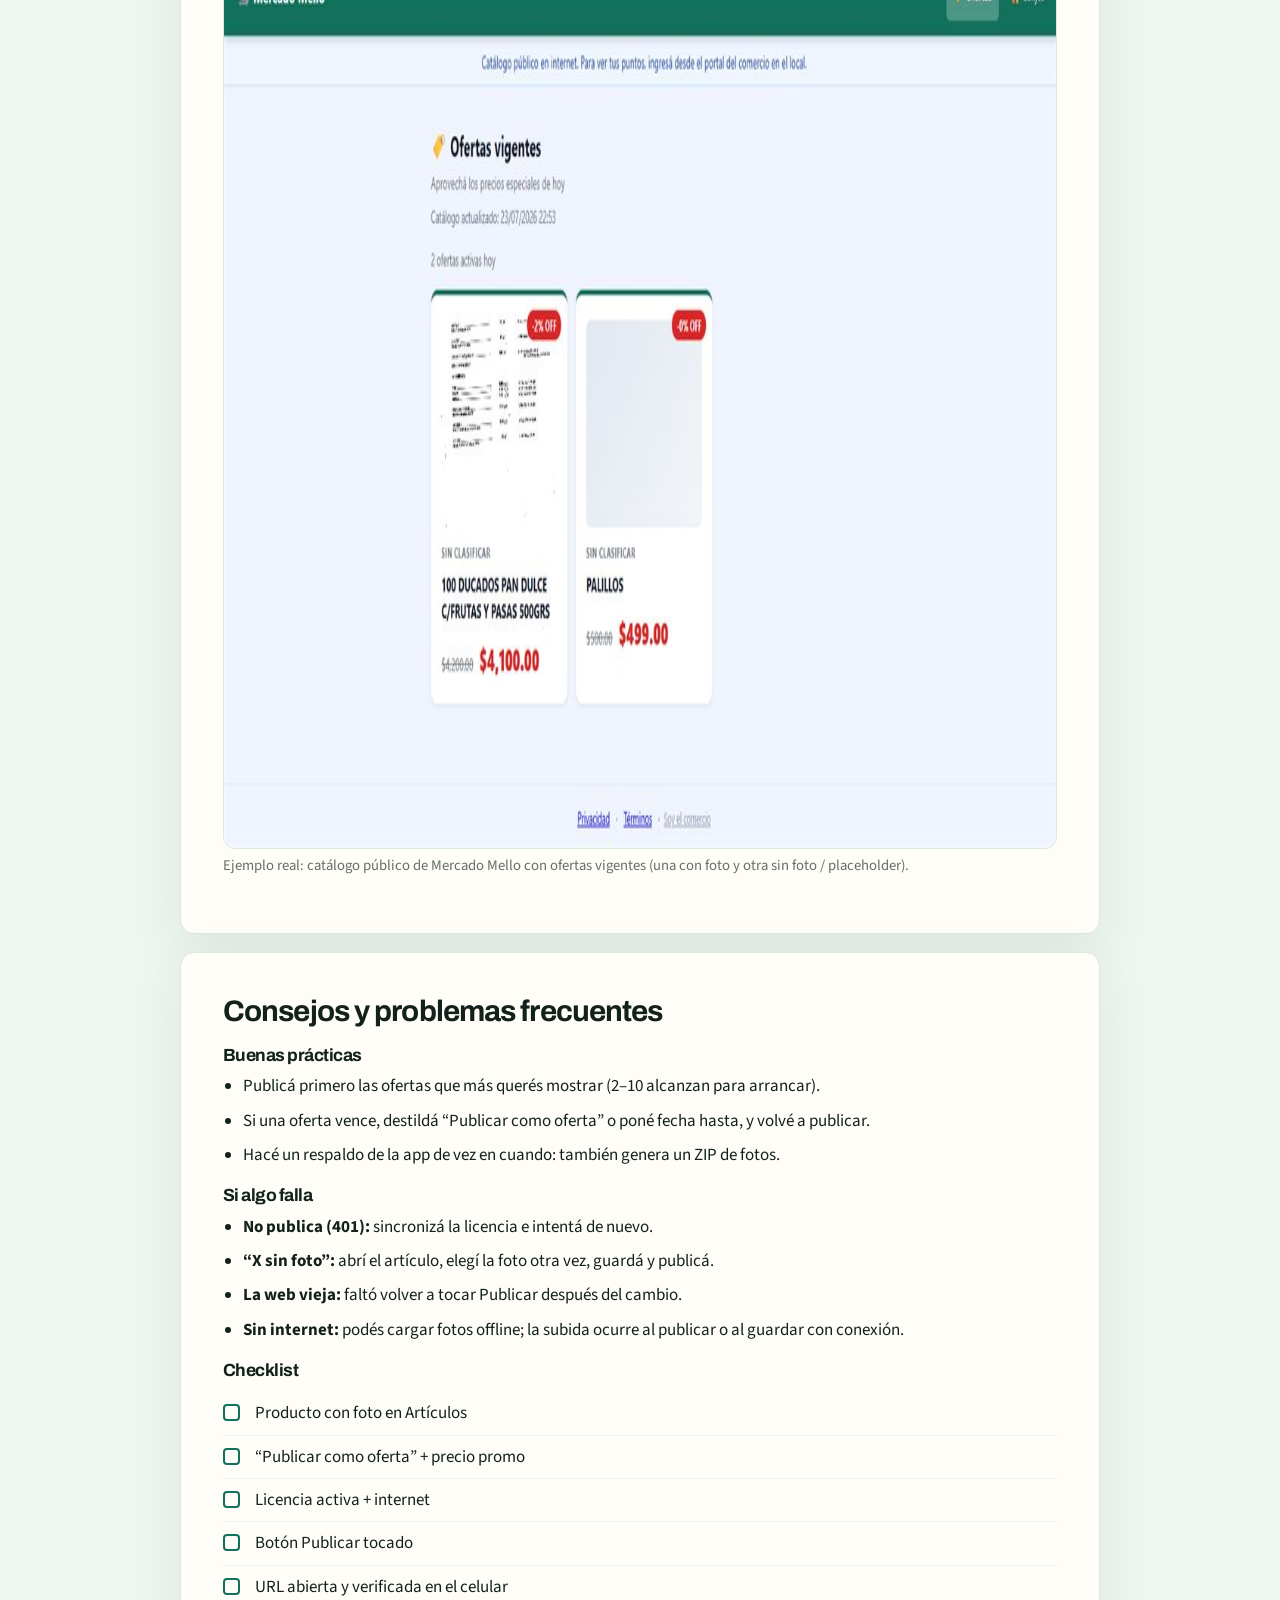
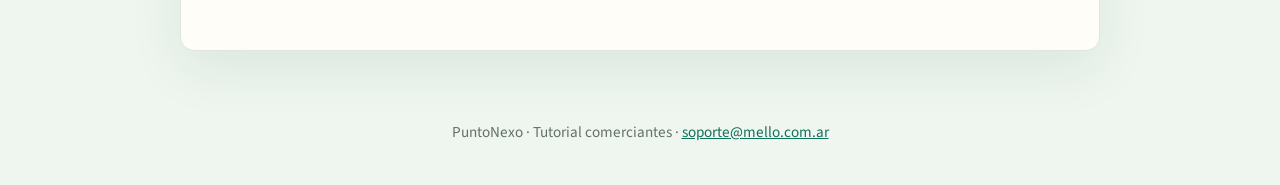
<file: tutorial-fotos-catalogo.html>
<!DOCTYPE html>
<html lang="es">
<head>
  <meta charset="UTF-8">
  <meta name="viewport" content="width=device-width, initial-scale=1.0">
  <title>Tutorial: fotos de productos y catálogo online | PuntoNexo</title>
  <meta name="description" content="Guía para comerciantes: cómo poner foto a un producto, marcarlo como oferta y publicarlo en el catálogo online de PuntoNexo, con capturas reales del sistema.">
  <link rel="canonical" href="https://puntonexo.mello.com.ar/tutorial-fotos-catalogo.html">
  <meta property="og:title" content="Tutorial: fotos de productos y catálogo online | PuntoNexo">
  <meta property="og:description" content="Cómo poner foto a un producto, marcarlo como oferta y publicarlo en el catálogo online de PuntoNexo.">
  <meta property="og:type" content="website">
  <meta property="og:url" content="https://puntonexo.mello.com.ar/tutorial-fotos-catalogo.html">
  <meta property="og:image" content="https://puntonexo.mello.com.ar/assets/branding/cover.png">
  <meta name="twitter:card" content="summary_large_image">
  <meta name="twitter:title" content="Tutorial: fotos de productos y catálogo online | PuntoNexo">
  <meta name="twitter:description" content="Cómo poner foto a un producto, marcarlo como oferta y publicarlo en el catálogo online de PuntoNexo.">
  <meta name="twitter:image" content="https://puntonexo.mello.com.ar/assets/branding/cover.png">
  <script type="application/ld+json">
  {
    "@context": "https://schema.org",
    "@graph": [
      {
        "@type": "WebPage",
        "@id": "https://puntonexo.mello.com.ar/tutorial-fotos-catalogo.html#webpage",
        "url": "https://puntonexo.mello.com.ar/tutorial-fotos-catalogo.html",
        "name": "Tutorial: fotos de productos y catálogo online | PuntoNexo",
        "description": "Guía para comerciantes sobre fotos de productos y catálogo online.",
        "isPartOf": { "@id": "https://puntonexo.mello.com.ar/#org" },
        "publisher": { "@id": "https://puntonexo.mello.com.ar/#org" }
      },
      {
        "@type": "HowTo",
        "@id": "https://puntonexo.mello.com.ar/tutorial-fotos-catalogo.html#howto",
        "name": "Cómo publicar fotos de productos en el catálogo online",
        "url": "https://puntonexo.mello.com.ar/tutorial-fotos-catalogo.html",
        "isPartOf": { "@id": "https://puntonexo.mello.com.ar/tutorial-fotos-catalogo.html#webpage" },
        "publisher": { "@id": "https://puntonexo.mello.com.ar/#org" }
      }
    ]
  }
  </script>
  <link rel="icon" type="image/svg+xml" href="/favicon.svg">
  <link rel="preconnect" href="https://fonts.googleapis.com">
  <link rel="preconnect" href="https://fonts.gstatic.com" crossorigin>
  <link href="https://fonts.googleapis.com/css2?family=Archivo:wght@700;800;900&family=Source+Sans+3:wght@400;500;600;700&display=swap" rel="stylesheet">
  <style>
    :root {
      --ink: #13211d; --muted: #647067; --line: #dce8df; --paper: #fffdf8;
      --wash: #f3faf4; --forest: #12715b; --mint: #1dc48c; --amber: #d97706;
      --font-head: 'Archivo', system-ui, sans-serif;
      --font-body: 'Source Sans 3', system-ui, sans-serif;
    }
    * { box-sizing: border-box; }
    body { margin: 0; background: #eef6ef; color: var(--ink); font-family: var(--font-body); font-size: 17px; line-height: 1.55; }
    a { color: var(--forest); }
    .topbar { position: sticky; top: 0; z-index: 3; background: rgba(255,253,248,.94); border-bottom: 1px solid var(--line); backdrop-filter: blur(14px); }
    .topbar-inner, .wrap { width: min(100% - 32px, 920px); margin: 0 auto; }
    .topbar-inner { min-height: 64px; display: flex; align-items: center; justify-content: space-between; gap: 18px; }
    .brand { font-family: var(--font-head); font-weight: 900; letter-spacing: -.02em; text-decoration: none; color: var(--ink); font-size: 1.1rem; }
    .btn { display: inline-flex; align-items: center; justify-content: center; min-height: 42px; padding: 10px 15px; border-radius: 9px; border: 1px solid var(--line); background: #fff; color: var(--ink); font-weight: 800; text-decoration: none; }
    .btn.primary { background: var(--forest); border-color: var(--forest); color: #fff; }
    .wrap { margin: 30px auto 60px; }
    .sheet { background: var(--paper); border: 1px solid var(--line); border-radius: 14px; padding: clamp(22px, 4vw, 42px); margin-bottom: 18px; box-shadow: 0 18px 55px rgba(25,55,40,.08); }
    .cover { background: linear-gradient(135deg, rgba(18,113,91,.94), rgba(29,196,140,.78)), var(--forest); color: #fff; }
    .eyebrow { display: inline-flex; width: max-content; padding: 7px 11px; border-radius: 999px; background: rgba(255,255,255,.14); border: 1px solid rgba(255,255,255,.2); font-weight: 900; letter-spacing: .04em; text-transform: uppercase; font-size: .78rem; margin-bottom: 16px; }
    h1, h2, h3 { font-family: var(--font-head); line-height: 1.1; letter-spacing: -.03em; margin: 0; }
    h1 { font-size: clamp(2rem, 6vw, 3.2rem); max-width: 780px; }
    h2 { font-size: clamp(1.35rem, 3vw, 1.85rem); margin: 0 0 12px; }
    h3 { font-size: 1.1rem; margin: 18px 0 8px; }
    .lead { font-size: 1.15rem; max-width: 700px; color: rgba(255,255,255,.9); margin: 14px 0 0; }
    .note { background: var(--wash); border-left: 5px solid var(--mint); padding: 14px 16px; border-radius: 10px; color: var(--muted); margin: 14px 0; }
    .note.warn { border-left-color: var(--amber); background: #fff8ed; }
    .step-num { display: inline-flex; align-items: center; justify-content: center; width: 34px; height: 34px; border-radius: 999px; background: var(--forest); color: #fff; font-family: var(--font-head); font-weight: 900; margin-right: 10px; vertical-align: middle; }
    .shot { display: block; width: 100%; border-radius: 12px; border: 1px solid var(--line); margin: 16px 0 6px; background: #e8f0ea; }
    .caption { color: var(--muted); font-size: .92rem; margin: 0 0 14px; }
    ol.steps, ul.bullets { margin: 0 0 12px; padding-left: 1.25rem; }
    ol.steps li, ul.bullets li { margin: 8px 0; }
    .toc a { display: block; padding: 6px 0; text-decoration: none; font-weight: 600; }
    .checklist { list-style: none; margin: 12px 0 0; padding: 0; }
    .checklist li { display: grid; grid-template-columns: 22px 1fr; gap: 10px; padding: 8px 0; border-top: 1px solid #eef4f0; }
    .checklist li:first-child { border-top: 0; }
    .box { width: 17px; height: 17px; margin-top: 4px; border: 2px solid var(--forest); border-radius: 4px; }
    footer { text-align: center; color: var(--muted); padding: 10px 16px 40px; font-size: .95rem; }
    @media print { .topbar { display: none; } body { background: #fff; } .sheet { box-shadow: none; break-inside: avoid; } }
  </style>
</head>
<body>
  <div class="topbar">
    <div class="topbar-inner">
      <a class="brand" href="index.html">PuntoNexo</a>
      <div style="display:flex;gap:10px;flex-wrap:wrap">
        <a class="btn" href="javascript:window.print()">Imprimir / PDF</a>
        <a class="btn primary" href="index.html#descargar">Descargar app</a>
      </div>
    </div>
  </div>

  <div class="wrap">
    <section class="sheet cover">
      <div class="eyebrow">Tutorial para el comercio · capturas reales</div>
      <h1>Fotos de productos y catálogo online</h1>
      <p class="lead">Cómo cargar la foto de un artículo, marcarlo como oferta y publicarlo en internet para que tus clientes lo vean desde el celular.</p>
    </section>

    <section class="sheet">
      <h2>Antes de empezar</h2>
      <ul class="bullets">
        <li>Tenés <strong>PuntoNexo</strong> instalado y una <strong>licencia activa</strong>.</li>
        <li>La PC tiene <strong>internet</strong> al momento de publicar (para subir fotos y actualizar la web).</li>
        <li>No hace falta configurar servidores, R2 ni claves técnicas: se usa el token de tu licencia.</li>
      </ul>
      <div class="note">
        <strong>Qué se publica:</strong> el catálogo en internet muestra las <strong>ofertas vigentes</strong>
        (artículos con “Publicar como oferta” y precio promocional). No publica todo el stock de golpe.
      </div>
      <div class="note warn">
        Si cambiás precios u ofertas, tenés que volver a tocar <strong>Publicar catálogo en internet</strong>
        para que la web se actualice.
      </div>
      <h3>Índice</h3>
      <div class="toc">
        <a href="#paso1">1. Abrir Artículos y elegir la foto</a>
        <a href="#paso2">2. Marcar el producto como oferta</a>
        <a href="#paso3">3. Publicar el catálogo</a>
        <a href="#paso4">4. Abrir, verificar y compartir</a>
        <a href="#tips">Consejos y problemas frecuentes</a>
      </div>
    </section>

    <section class="sheet" id="paso1">
      <h2><span class="step-num">1</span> Abrir Artículos y elegir la foto</h2>
      <ol class="steps">
        <li>En el menú lateral entrá a <strong>ARTÍCULOS → Artículos</strong>.</li>
        <li>En la grilla, seleccioná el producto que querés mostrar en la web (o crealo con <strong>Alta rápida</strong>).</li>
        <li>A la derecha, en el panel <strong>Artículo seleccionado</strong>, buscá la sección <strong>Foto (catálogo)</strong>.</li>
        <li>Tocá <strong>Elegir foto…</strong> y seleccioná una imagen de tu PC o del celular (si la tenés copiada).</li>
        <li>Guardá los cambios del artículo.</li>
      </ol>
      <img class="shot" src="assets/tutoriales/paso1-articulos.jpg" width="1280" height="800" alt="Pantalla Artículos de PuntoNexo con lista de productos y panel de foto">
      <p class="caption">Pantalla real de Artículos: a la izquierda el listado; a la derecha el alta rápida y el detalle del artículo seleccionado.</p>

      <img class="shot" src="assets/tutoriales/paso1b-foto-articulo.jpg" width="640" height="800" alt="Detalle: botones Elegir foto y Quitar foto">
      <p class="caption">En alta rápida la foto es opcional. En el artículo seleccionado aparece como <strong>Foto (catálogo)</strong>.</p>

      <h3>Formatos y tamaño</h3>
      <ul class="bullets">
        <li>Sirven JPG, PNG o BMP.</li>
        <li>El archivo original puede pesar hasta ~12 MB; PuntoNexo lo achica solo (máx. ~1200 px y un JPG liviano).</li>
        <li>Conviene una foto clara del frente del producto, con buena luz. No hace falta diseño profesional.</li>
      </ul>
    </section>

    <section class="sheet" id="paso2">
      <h2><span class="step-num">2</span> Marcar el producto como oferta</h2>
      <p>La foto sola no alcanza: para que salga en la web tenés que publicarlo como oferta.</p>
      <ol class="steps">
        <li>Con el artículo seleccionado, bajá hasta el bloque <strong>Oferta en catálogo web</strong> (fondo naranja claro).</li>
        <li>Tildá <strong>Publicar como oferta</strong>.</li>
        <li>Completá el <strong>precio promocional</strong> (tiene que ser menor al precio de venta).</li>
        <li>Opcional: poné <strong>Vigencia desde / hasta</strong>. Si no ponés fechas, vale mientras esté tildado.</li>
        <li>Guardá el artículo.</li>
      </ol>
      <img class="shot" src="assets/tutoriales/paso2-oferta.jpg" width="640" height="500" alt="Panel derecho de Artículos con foto de catálogo">
      <p class="caption">El panel derecho concentra nombre, foto de catálogo, precios y (más abajo) la oferta web.</p>
      <div class="note warn">
        Sin “Publicar como oferta”, el producto <strong>no aparece</strong> en la página de ofertas aunque tenga foto.
      </div>
    </section>

    <section class="sheet" id="paso3">
      <h2><span class="step-num">3</span> Publicar el catálogo</h2>
      <ol class="steps">
        <li>Andá a <strong>Configuración</strong> (menú SISTEMA).</li>
        <li>Buscá la sección <strong>Catálogo en internet</strong>.</li>
        <li>Revisá el <strong>nombre corto</strong> de tu comercio: es la parte final de tu URL
          (ejemplo: <code>mello</code> → <code>https://catalogo.mello.com.ar/catalogo/mello/ofertas</code>).</li>
        <li>Tocá <strong>Publicar catálogo en internet</strong>.</li>
        <li>Esperá el mensaje de confirmación. Te indica cuántas ofertas salieron
          <em>con foto</em> y <em>sin foto</em>. Si alguna foto no pudo subirse, vas a ver un aviso (toast), pero la publicación no se cancela.</li>
      </ol>
      <img class="shot" src="assets/tutoriales/paso3-publicar.jpg" width="1100" height="820" alt="Configuración del sistema con sección Catálogo en internet">
      <p class="caption">Configuración real: arriba el estado “Listo para operar”; abajo el bloque de catálogo online.</p>
      <img class="shot" src="assets/tutoriales/paso3b-catalogo-internet.jpg" width="1100" height="500" alt="Detalle del bloque Publicar catálogo en internet">
      <p class="caption">Botones: <strong>Publicar</strong>, <strong>Abrir catálogo</strong> y <strong>Copiar URL</strong>.</p>
      <div class="note">
        La primera vez, si el sistema te pide sincronizar la licencia, andá a
        <strong>Sistema → Licencia → Sincronizar</strong> y volvé a publicar.
      </div>
    </section>

    <section class="sheet" id="paso4">
      <h2><span class="step-num">4</span> Abrir, verificar y compartir</h2>
      <ol class="steps">
        <li>Tocá <strong>Abrir catálogo</strong> (o pegá la URL en el navegador del celular).</li>
        <li>Verificá que se vean las ofertas y las fotos. Si un artículo no tiene foto, la web muestra un placeholder gris.</li>
        <li>Usá <strong>Copiar URL</strong> y mandala por WhatsApp, Instagram o un cartel.</li>
        <li>Opcional: en Configuración podés <strong>Guardar QR del portal (PNG)</strong> para imprimirlo.</li>
      </ol>
      <img class="shot" src="assets/tutoriales/paso4-catalogo-web.jpg" width="1100" height="900" alt="Catálogo público Mercado Mello con ofertas reales">
      <p class="caption">Ejemplo real: catálogo público de Mercado Mello con ofertas vigentes (una con foto y otra sin foto / placeholder).</p>
    </section>

    <section class="sheet" id="tips">
      <h2>Consejos y problemas frecuentes</h2>
      <h3>Buenas prácticas</h3>
      <ul class="bullets">
        <li>Publicá primero las ofertas que más querés mostrar (2–10 alcanzan para arrancar).</li>
        <li>Si una oferta vence, destildá “Publicar como oferta” o poné fecha hasta, y volvé a publicar.</li>
        <li>Hacé un respaldo de la app de vez en cuando: también genera un ZIP de fotos.</li>
      </ul>
      <h3>Si algo falla</h3>
      <ul class="bullets">
        <li><strong>No publica (401):</strong> sincronizá la licencia e intentá de nuevo.</li>
        <li><strong>“X sin foto”:</strong> abrí el artículo, elegí la foto otra vez, guardá y publicá.</li>
        <li><strong>La web vieja:</strong> faltó volver a tocar Publicar después del cambio.</li>
        <li><strong>Sin internet:</strong> podés cargar fotos offline; la subida ocurre al publicar o al guardar con conexión.</li>
      </ul>

      <h3>Checklist</h3>
      <ul class="checklist">
        <li><span class="box"></span><span>Producto con foto en Artículos</span></li>
        <li><span class="box"></span><span>“Publicar como oferta” + precio promo</span></li>
        <li><span class="box"></span><span>Licencia activa + internet</span></li>
        <li><span class="box"></span><span>Botón Publicar tocado</span></li>
        <li><span class="box"></span><span>URL abierta y verificada en el celular</span></li>
      </ul>
    </section>
  </div>

  <footer>
    PuntoNexo · Tutorial comerciantes ·
    <a href="mailto:soporte@mello.com.ar">soporte@mello.com.ar</a>
  </footer>
</body>
</html>
</file>
<file: styles/legal.css>
:root {
  --forest: #1B4332;
  --forest-dk: #0d2b1f;
  --mint: #95D5B2;
  --cream: #FAF9F6;
  --muted: #6B7280;
  --border: #E5E0D8;
  --font-d: 'DM Sans', system-ui, sans-serif;
  --font-b: 'Inter', system-ui, sans-serif;
}
*, *::before, *::after { box-sizing: border-box; margin: 0; padding: 0; }
body { font-family: var(--font-b); color: #1f2937; background: var(--cream); line-height: 1.75; }
a { color: var(--forest); font-weight: 600; }
.legal-header {
  background: #fff; border-bottom: 1px solid var(--border);
  padding: 16px 24px; position: sticky; top: 0; z-index: 10;
}
.legal-header-inner {
  max-width: 800px; margin: 0 auto;
  display: flex; align-items: center; justify-content: space-between; gap: 16px;
}
.legal-logo { font-family: var(--font-d); font-weight: 800; font-size: 1.15rem; color: var(--forest); text-decoration: none; }
.legal-logo span { color: var(--mint); }
.legal-back { font-size: .9rem; text-decoration: none; color: var(--forest); }
.legal-main {
  max-width: 800px; margin: 0 auto; padding: 48px 24px 64px;
}
.legal-main h1 { font-family: var(--font-d); color: var(--forest-dk); font-size: 1.75rem; margin-bottom: 8px; }
.legal-updated { color: var(--muted); margin-bottom: 32px; }
.legal-main h2 { font-family: var(--font-d); color: var(--forest-dk); font-size: 1.1rem; margin-top: 28px; margin-bottom: 8px; }
.legal-main p { margin-bottom: 16px; }
.legal-footer {
  border-top: 1px solid var(--border); padding: 24px;
  text-align: center; display: flex; justify-content: center; gap: 24px;
  font-size: .88rem; background: #fff;
}
.legal-footer a { text-decoration: none; color: var(--muted); font-weight: 500; }
.legal-footer a:hover { color: var(--forest); }
</file>
